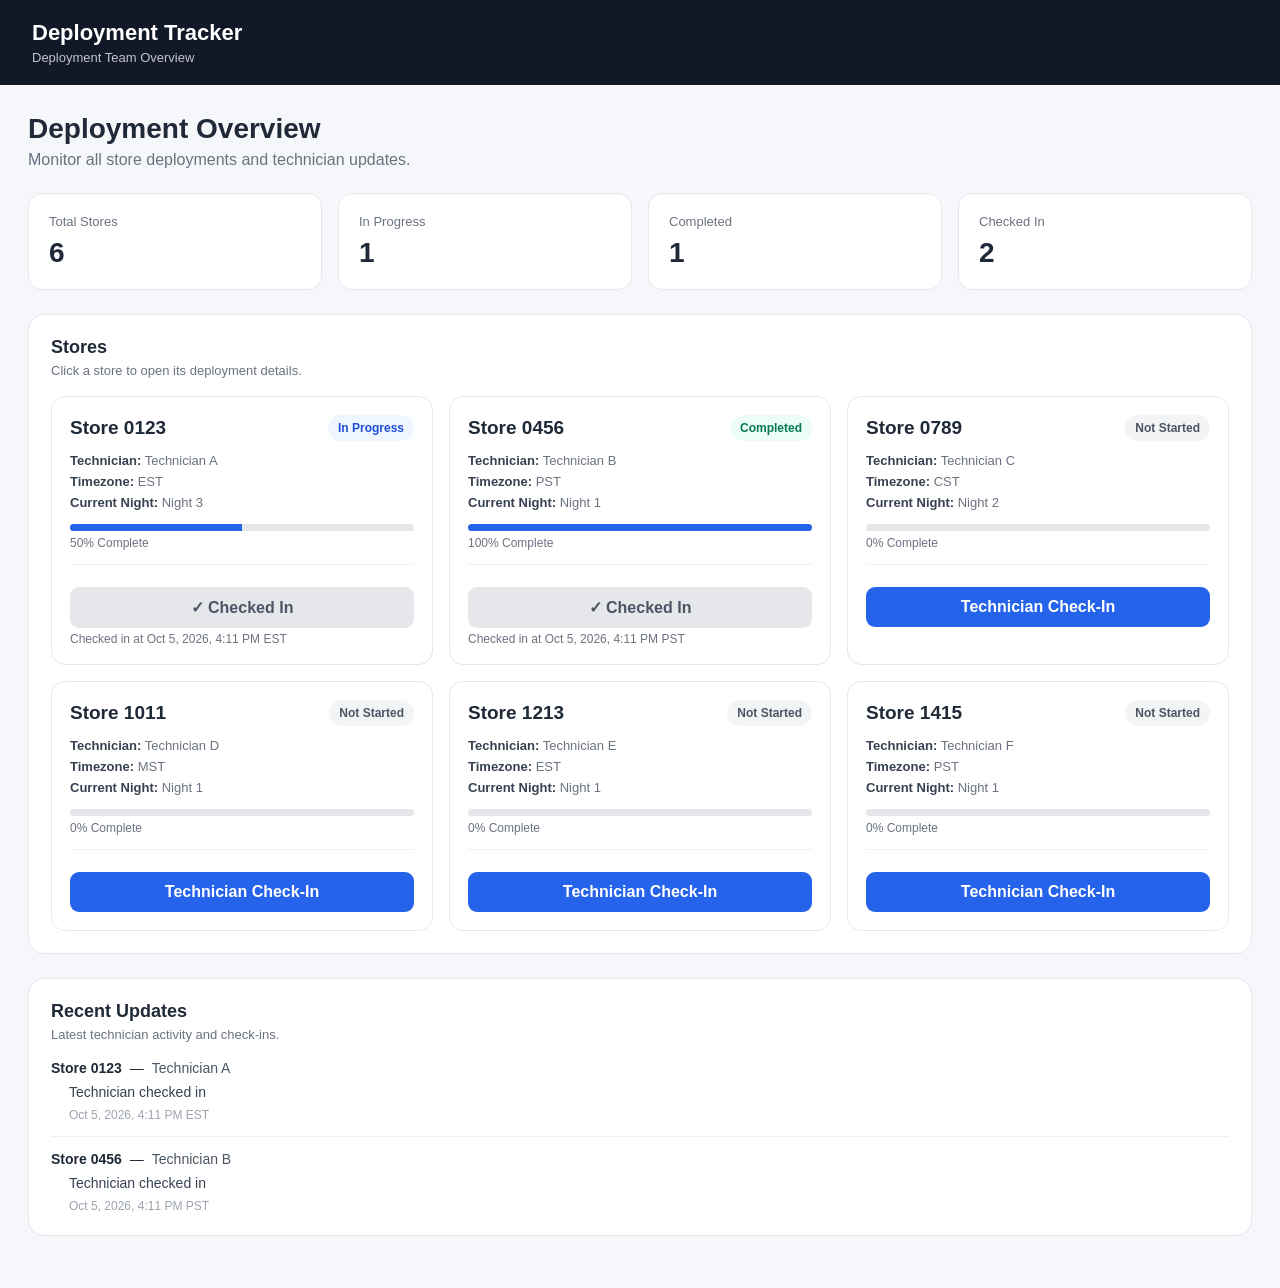
<file: index.html>
<!DOCTYPE html>
<html lang="en">
<head>
    <meta charset="UTF-8">
    <meta name="viewport" content="width=device-width, initial-scale=1.0">
    <title>Deployment Tracker</title>
    <link rel="stylesheet" href="style.css">
</head>

<body>

<header class="topbar">
    <div>
        <h1>Deployment Tracker</h1>
        <p>Deployment Team Overview</p>
    </div>
</header>

<main class="container">

    <!-- =========================
         OVERVIEW
    ========================== -->

    <section id="overviewPage">

        <div class="page-header">
            <div>
                <h2>Deployment Overview</h2>
                <p>Monitor all store deployments and technician updates.</p>
            </div>
        </div>

        <div class="summary-grid">

            <div class="summary-card">
                <span>Total Stores</span>
                <strong id="totalStores">12</strong>
            </div>

            <div class="summary-card">
                <span>In Progress</span>
                <strong id="inProgressStores">0</strong>
            </div>

            <div class="summary-card">
                <span>Completed</span>
                <strong id="completedStores">0</strong>
            </div>

            <div class="summary-card">
                <span>Checked In</span>
                <strong id="checkedInStores">0</strong>
            </div>

        </div>


        <!-- STORES -->

        <section class="panel">

            <div class="panel-header">
                <div>
                    <h3>Stores</h3>
                    <p>Click a store to open its deployment details.</p>
                </div>
            </div>

            <div id="storeGrid" class="store-grid"></div>

        </section>


        <!-- RECENT UPDATES -->

        <section class="panel">

            <div class="panel-header">
                <div>
                    <h3>Recent Updates</h3>
                    <p>Latest technician activity and check-ins.</p>
                </div>
            </div>

            <div id="recentUpdates" class="updates-list"></div>

        </section>

    </section>


    <!-- =========================
         STORE DETAIL
    ========================== -->

    <section id="storeDetailPage" class="hidden">

        <button
            class="back-button"
            onclick="backToOverview()"
        >
            ← Back to Overview
        </button>


        <!-- STORE HEADER -->

        <div class="store-detail-header">

            <div>

                <p class="eyebrow">
                    Store Deployment
                </p>

                <h2>
                    Store
                    <span id="detailStoreNumber"></span>
                </h2>

                <p id="detailStoreStatus"></p>

            </div>

            <div class="header-actions">

                <button
                    class="secondary-button"
                    onclick="editStoreInfo()"
                >
                    Edit Store / Technician
                </button>

            </div>

        </div>


        <!-- STORE INFORMATION -->

        <section class="panel">

            <div class="panel-header">
                <div>
                    <h3>Store Information</h3>
                </div>
            </div>

            <div class="info-grid">

                <div class="info-item">
                    <span>Store Number</span>
                    <strong id="detailStoreNumberInfo"></strong>
                </div>

                <div class="info-item">
                    <span>Technician</span>
                    <strong id="detailTechnician"></strong>
                </div>

                <div class="info-item">
                    <span>Current Night</span>
                    <strong id="detailCurrentNight"></strong>
                </div>

                <div class="info-item">
                    <span>Store Timezone</span>
                    <strong id="detailTimezone"></strong>
                </div>

                <div class="info-item">
                    <span>Check-In</span>
                    <strong id="detailCheckIn"></strong>
                </div>

            </div>

        </section>


        <!-- NIGHT ASSIGNMENT -->

        <section class="panel">

            <div class="panel-header">

                <div>
                    <h3>Scope Assignment</h3>

                    <p>
                        Set which deployment night is currently assigned
                        to the technician.
                    </p>
                </div>

            </div>

            <div class="form-grid">

                <div class="form-group">

                    <label for="assignedNight">
                        Current Assigned Night
                    </label>

                    <select id="assignedNight">

                        <option value="1">Night 1</option>
                        <option value="2">Night 2</option>
                        <option value="3">Night 3</option>
                        <option value="4">Night 4</option>
                        <option value="5">Night 5</option>

                    </select>

                </div>

                <div class="form-group button-group">

                    <button onclick="saveNightAssignment()">
                        Save Assignment
                    </button>

                </div>

            </div>

            <div
                id="assignmentMessage"
                class="success-message"
            ></div>

        </section>


        <!-- ADD DEPLOYMENT SCOPE -->

        <section class="panel">

            <div class="panel-header">

                <div>

                    <h3>Add Deployment Scope</h3>

                    <p>
                        New scopes are automatically set to
                        <strong>Not Started</strong>.
                        The technician will update the progress.
                    </p>

                </div>

            </div>

            <div class="form-grid scope-add-grid">

                <div class="form-group">

                    <label for="scopeNight">
                        Deployment Night
                    </label>

                    <select id="scopeNight">

                        <option value="1">Night 1</option>
                        <option value="2">Night 2</option>
                        <option value="3">Night 3</option>
                        <option value="4">Night 4</option>
                        <option value="5">Night 5</option>

                    </select>

                </div>

                <div class="form-group">

                    <label for="scopeDescription">
                        Deployment Scope
                    </label>

                    <input
                        id="scopeDescription"
                        type="text"
                        placeholder="Enter deployment scope"
                    >

                </div>

                <div class="form-group button-group">

                    <button onclick="addScope()">
                        + Add Scope
                    </button>

                </div>

            </div>

        </section>


        <!-- MANAGE SCOPE -->

        <section class="panel">

            <div class="panel-header">

                <div>

                    <h3>Manage Scope</h3>

                    <p>
                        Deployment Team can mark a scope as Pending,
                        Cancelled, or move a Pending scope to another night.
                    </p>

                </div>

            </div>

            <div class="form-grid scope-management-grid">

                <div class="form-group">

                    <label for="manageScope">
                        Scope
                    </label>

                    <select
                        id="manageScope"
                        onchange="handleScopeActionChange()"
                    >
                    </select>

                </div>


                <div class="form-group">

                    <label for="scopeAction">
                        Action
                    </label>

                    <select
                        id="scopeAction"
                        onchange="handleScopeActionChange()"
                    >

                        <option value="">
                            Select action
                        </option>

                        <option value="pending">
                            Mark as Pending
                        </option>

                        <option value="cancel">
                            Cancel Scope
                        </option>

                        <option value="move">
                            Move to Another Night
                        </option>

                    </select>

                </div>


                <div
                    id="scopeReasonGroup"
                    class="form-group hidden"
                >

                    <label for="scopeReason">
                        Reason / Notes
                    </label>

                    <input
                        id="scopeReason"
                        type="text"
                        placeholder="Enter reason or notes"
                    >

                </div>


                <div
                    id="moveNightGroup"
                    class="form-group hidden"
                >

                    <label for="moveToNight">
                        Move To
                    </label>

                    <select id="moveToNight">

                        <option value="1">Night 1</option>
                        <option value="2">Night 2</option>
                        <option value="3">Night 3</option>
                        <option value="4">Night 4</option>
                        <option value="5">Night 5</option>

                    </select>

                </div>


                <div class="form-group button-group">

                    <button onclick="applyScopeManagement()">
                        Apply Change
                    </button>

                </div>

            </div>

            <div
                id="scopeManagementMessage"
                class="success-message"
            ></div>

        </section>


        <!-- DEPLOYMENT SCOPE -->

        <section class="panel">

            <div class="panel-header">

                <div>

                    <h3>Deployment Scope</h3>

                    <p>
                        Fixture Handover is tracked separately from deployment scopes.
                        Long-press a scope item to reveal actions.
                    </p>

                </div>

            </div>

            <div id="nightSections"></div>

        </section>

    </section>

</main>

<script src="script.js"></script>

</body>
</html>
</file>
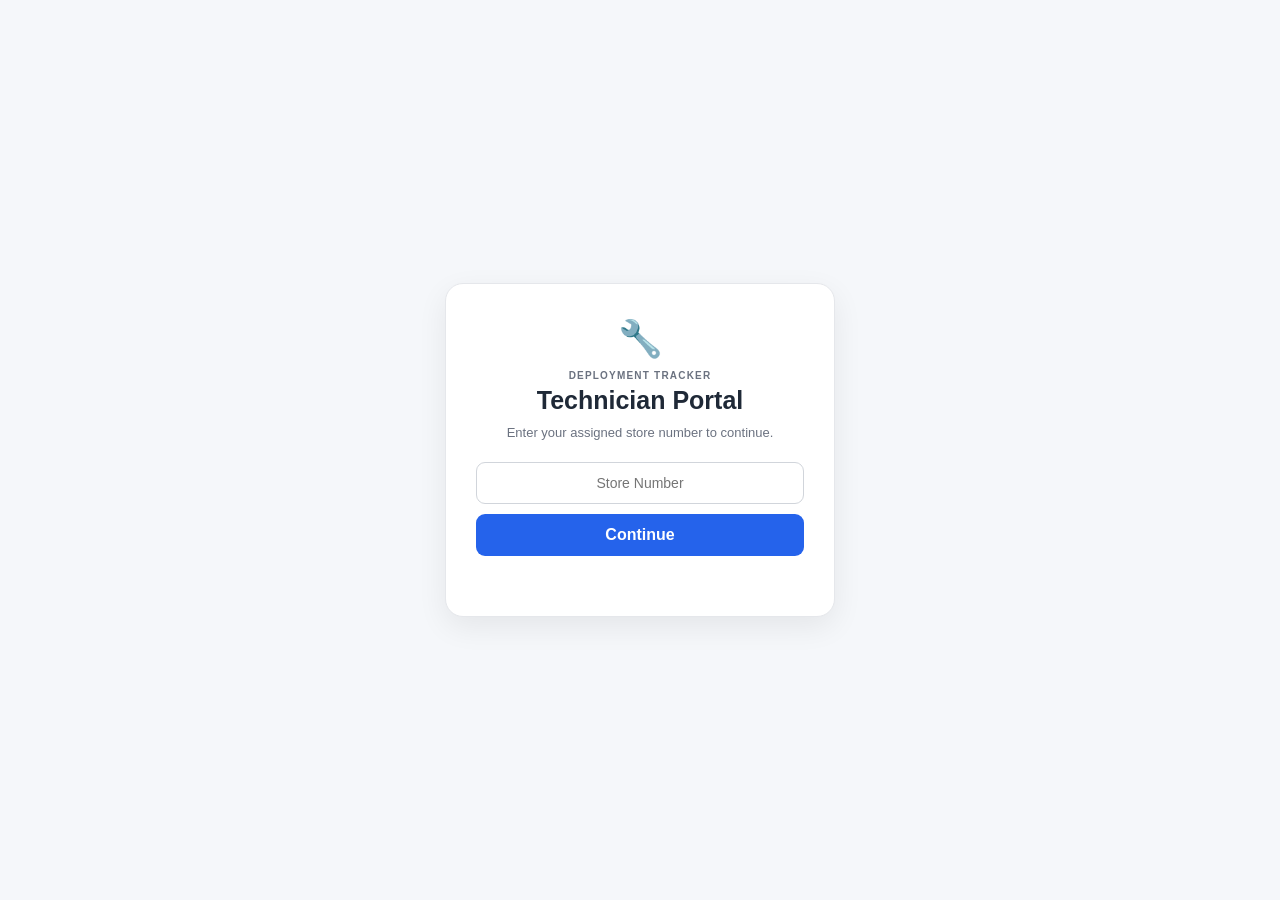
<file: tech.html>
<!DOCTYPE html>
<html lang="en">
<head>
    <meta charset="UTF-8">
    <meta name="viewport" content="width=device-width, initial-scale=1.0">

    <title>Technician Portal | Deployment Tracker</title>

    <link rel="stylesheet" href="tech-style.css">
</head>

<body>

    <!-- =========================
         TECHNICIAN LOGIN
         ========================= -->
    <div id="loginPage" class="login-page">

        <div class="login-card">

            <div class="login-icon">🔧</div>

            <div class="login-label">
                DEPLOYMENT TRACKER
            </div>

            <h1>Technician Portal</h1>

            <p>
                Enter your assigned store number to continue.
            </p>

            <input
                type="text"
                id="storeLoginInput"
                placeholder="Store Number"
                maxlength="4"
                inputmode="numeric"
            >

            <button onclick="loginTechnician()">
                Continue
            </button>

            <p id="loginError" class="login-error"></p>

        </div>

    </div>


    <!-- =========================
         TECHNICIAN DASHBOARD
         ========================= -->
    <div id="dashboardPage" class="dashboard-page hidden">

        <!-- HEADER -->
        <header class="tech-header">

            <div>
                <div class="portal-label">
                    TECHNICIAN PORTAL
                </div>

                <h1>
                    Store <span id="storeNumber"></span>
                </h1>

                <p id="technicianName"></p>
            </div>

            <button
                class="logout-btn"
                onclick="logoutTechnician()"
            >
                Logout
            </button>

        </header>


        <main class="tech-container">

            <!-- =========================
                 STORE INFORMATION
                 ========================= -->
            <section class="store-status-card">

                <div class="status-item">
                    <span>Current Night</span>
                    <strong id="currentNight"></strong>
                </div>

                <div class="status-item">
                    <span>Timezone</span>
                    <strong id="storeTimezone"></strong>
                </div>

            </section>


            <!-- =========================
                 EQUIPMENT CHECKLIST
                 ========================= -->
            <section class="equipment-section">

                <div class="section-header compact-header">

                    <div>
                        <h2>📦 Equipment Checklist</h2>

                        <p>
                            Verify the equipment received at the store.
                        </p>
                    </div>

                    <div
                        id="equipmentProgress"
                        class="equipment-progress"
                    >
                        0 of 0 complete
                    </div>

                </div>


                <div class="equipment-table-wrapper">

                    <table class="equipment-table">

                        <thead>
                            <tr>
                                <th>Equipment</th>
                                <th>Qty</th>
                                <th>Tracking ID</th>
                                <th>Status</th>
                            </tr>
                        </thead>

                        <tbody id="equipmentList">
                        </tbody>

                    </table>

                </div>

            </section>


            <!-- =========================
                 CURRENT NIGHT SCOPE
                 ========================= -->
            <section class="scope-section">

                <div class="section-header">

                    <div>
                        <h2>
                            🌙 Current Night Scope —
                            <span id="scopeNight"></span>
                        </h2>

                        <p>
                            Update the progress of your assigned tasks.
                        </p>
                    </div>

                </div>

                <div
                    id="scopeList"
                    class="scope-list"
                >
                </div>

            </section>


            <!-- =========================
                 FIXTURE HANDOVER
                 ========================= -->
            <section class="fixture-section">

                <div class="section-header">

                    <div>
                        <h2>📦 Fixture Handover</h2>

                        <p>
                            Enter the handover time and confirm once completed.
                        </p>
                    </div>

                </div>


                <div class="fixture-card">

                    <div class="fixture-input-row">

                        <div class="fixture-time-input">

                            <label for="fixtureHandoverTime">
                                Handover Time
                            </label>

                            <input
                                type="time"
                                id="fixtureHandoverTime"
                            >

                        </div>

                        <button
                            id="fixtureButton"
                            class="fixture-btn"
                            onclick="confirmFixtureHandover()"
                        >
                            Confirm Fixture Handover
                        </button>

                    </div>


                    <div
                        id="fixtureConfirmation"
                        class="fixture-confirmation"
                    ></div>

                </div>

            </section>

        </main>

    </div>


    <script src="tech-script.js"></script>

</body>
</html>
</file>
<file: style.css>
* {
    box-sizing: border-box;
}

body {
    margin: 0;
    font-family: -apple-system, BlinkMacSystemFont, "Segoe UI", Arial, sans-serif;
    background: #f5f7fb;
    color: #1f2937;
}

button,
input,
select {
    font: inherit;
}

button {
    cursor: pointer;
}

.hidden {
    display: none !important;
}


/* =========================
   TOP BAR
========================= */

.topbar {
    background: #111827;
    color: white;
    padding: 20px 32px;
}

.topbar h1 {
    margin: 0;
    font-size: 22px;
}

.topbar p {
    margin: 4px 0 0;
    opacity: 0.75;
    font-size: 13px;
}


/* =========================
   CONTAINER
========================= */

.container {
    max-width: 1400px;
    margin: auto;
    padding: 28px;
}


/* =========================
   PAGE HEADER
========================= */

.page-header {
    margin-bottom: 24px;
}

.page-header h2,
.store-detail-header h2 {
    margin: 0;
    font-size: 28px;
}

.page-header p {
    margin: 6px 0 0;
    color: #6b7280;
}


/* =========================
   SUMMARY
========================= */

.summary-grid {
    display: grid;
    grid-template-columns: repeat(4, 1fr);
    gap: 16px;
    margin-bottom: 24px;
}

.summary-card {
    background: white;
    border: 1px solid #e5e7eb;
    border-radius: 14px;
    padding: 20px;
}

.summary-card span {
    display: block;
    color: #6b7280;
    font-size: 13px;
    margin-bottom: 8px;
}

.summary-card strong {
    font-size: 28px;
}


/* =========================
   PANEL
========================= */

.panel {
    background: white;
    border: 1px solid #e5e7eb;
    border-radius: 16px;
    padding: 22px;
    margin-bottom: 24px;
}

.panel-header {
    display: flex;
    justify-content: space-between;
    align-items: flex-start;
    margin-bottom: 18px;
}

.panel-header h3 {
    margin: 0;
    font-size: 18px;
}

.panel-header p {
    margin: 5px 0 0;
    color: #6b7280;
    font-size: 13px;
}


/* =========================
   FORMS
========================= */

.form-grid {
    display: grid;
    grid-template-columns: repeat(4, 1fr);
    gap: 14px;
    align-items: end;
}

.scope-add-grid {
    grid-template-columns: 1fr 2fr auto;
}

.scope-management-grid {
    grid-template-columns: 1.5fr 1fr 2fr 1fr auto;
}

.form-group {
    display: flex;
    flex-direction: column;
    gap: 7px;
    min-width: 0;
}

.form-group label {
    font-size: 13px;
    font-weight: 600;
}

.form-group input,
.form-group select {
    width: 100%;
    min-width: 0;
    border: 1px solid #d1d5db;
    border-radius: 9px;
    padding: 11px 12px;
    background: white;
    outline: none;
}

.form-group input:focus,
.form-group select:focus {
    border-color: #2563eb;
}

.button-group {
    justify-content: flex-end;
}

button {
    border: 0;
    border-radius: 9px;
    padding: 11px 16px;
    background: #2563eb;
    color: white;
    font-weight: 600;
}

button:hover {
    opacity: 0.9;
}

.secondary-button {
    background: #eef2ff;
    color: #3730a3;
}

.back-button {
    background: transparent;
    color: #2563eb;
    padding: 0;
    margin-bottom: 20px;
}


/* =========================
   STORE CARDS
========================= */

.store-grid {
    display: grid;
    grid-template-columns: repeat(3, 1fr);
    gap: 16px;
}

.store-card {
    border: 1px solid #e5e7eb;
    border-radius: 14px;
    padding: 18px;
    background: white;
    transition: 0.15s ease;
    cursor: pointer;
}

.store-card:hover {
    transform: translateY(-2px);
    border-color: #93c5fd;
    box-shadow: 0 5px 15px rgba(0, 0, 0, 0.05);
}

.store-card h3 {
    margin: 0;
    font-size: 19px;
}

.store-status-row {
    display: flex;
    justify-content: space-between;
    align-items: center;
    gap: 10px;
    margin-bottom: 12px;
}

.store-status {
    display: inline-block;
    font-size: 12px;
    font-weight: 700;
    padding: 6px 10px;
    border-radius: 999px;
    background: #f3f4f6;
    color: #4b5563;
}

.store-status.not-started {
    background: #f3f4f6;
    color: #4b5563;
}

.store-status.in-progress {
    background: #eff6ff;
    color: #1d4ed8;
}

.store-status.completed {
    background: #ecfdf5;
    color: #047857;
}

.store-status.cancelled {
    background: #fef2f2;
    color: #b91c1c;
}

.store-info-line {
    margin: 6px 0;
    font-size: 13px;
    color: #6b7280;
}

.store-info-line strong {
    color: #374151;
}


/* =========================
   CHECK-IN
========================= */

.store-checkin {
    margin-top: 14px;
    padding-top: 12px;
    border-top: 1px solid #edf0f4;
}

.checked-in {
    font-size: 13px;
    font-weight: 600;
    color: #047857;
}

.check-in-time {
    margin-top: 4px;
    font-size: 12px;
    color: #6b7280;
}

.store-checkin-button {
    width: 100%;
    margin-top: 10px;
    background: #2563eb;
}

.store-checkin-button.checked {
    background: #e5e7eb;
    color: #4b5563;
    cursor: default;
}


/* =========================
   PROGRESS
========================= */

.store-progress {
    margin-top: 14px;
}

.progress-bar {
    height: 7px;
    background: #e5e7eb;
    border-radius: 99px;
    overflow: hidden;
}

.progress-fill {
    height: 100%;
    background: #2563eb;
}

.progress-text {
    margin-top: 5px;
    font-size: 12px;
    color: #6b7280;
}


/* =========================
   RECENT UPDATES
========================= */

.updates-list {
    display: flex;
    flex-direction: column;
    gap: 14px;
}

.update-item {
    border-bottom: 1px solid #edf0f4;
    padding-bottom: 14px;
}

.update-item:last-child {
    border-bottom: 0;
    padding-bottom: 0;
}

.update-header {
    display: flex;
    align-items: center;
    gap: 8px;
    font-size: 14px;
}

.update-store {
    font-weight: 700;
}

.update-tech {
    color: #4b5563;
}

.update-message {
    margin-top: 6px;
    margin-left: 18px;
    font-size: 14px;
    color: #374151;
    line-height: 1.5;
}

.update-time {
    margin-top: 5px;
    margin-left: 18px;
    font-size: 12px;
    color: #9ca3af;
}


/* =========================
   STORE DETAIL
========================= */

.store-detail-header {
    display: flex;
    justify-content: space-between;
    align-items: center;
    margin-bottom: 24px;
}

.eyebrow {
    text-transform: uppercase;
    font-size: 11px;
    font-weight: 700;
    color: #6b7280;
    letter-spacing: 0.08em;
    margin: 0 0 6px;
}

.store-detail-header p {
    color: #6b7280;
}


/* =========================
   STORE INFORMATION
========================= */

.info-grid {
    display: grid;
    grid-template-columns: repeat(5, 1fr);
    gap: 16px;
}

.info-item {
    background: #f9fafb;
    border-radius: 10px;
    padding: 14px;
}

.info-item span {
    display: block;
    color: #6b7280;
    font-size: 12px;
    margin-bottom: 5px;
}

.info-item strong {
    font-size: 15px;
}


/* =========================
   NIGHTS
========================= */

.night-section {
    border: 1px solid #e5e7eb;
    border-radius: 13px;
    margin-bottom: 16px;
    overflow: hidden;
}

.night-header {
    background: #f9fafb;
    padding: 15px 18px;
    display: flex;
    justify-content: space-between;
    align-items: center;
}

.night-header h4 {
    margin: 0;
}

.night-header span {
    font-size: 12px;
    color: #6b7280;
}


/* =========================
   FIXTURE HANDOVER
========================= */

.fixture-handover {
    padding: 10px 18px 12px;
    background: #fafbfc;
    border-top: 1px solid #e5e7eb;
}

.fixture-handover-title {
    font-size: 12px;
    font-weight: 700;
    color: #475569;
    margin-bottom: 7px;
}

.fixture-handover-row {
    display: flex;
    align-items: end;
    gap: 8px;
}

.fixture-handover-input-group {
    display: flex;
    flex-direction: column;
    gap: 4px;
    flex: 1;
    max-width: 220px;
}

.fixture-handover-input-group label {
    font-size: 10px;
    color: #94a3b8;
    font-weight: 600;
}

.fixture-handover input[type="time"] {
    width: 100%;
    border: 1px solid #d1d5db;
    border-radius: 7px;
    padding: 7px 9px;
    background: white;
    outline: none;
    font-size: 12px;
}

.fixture-handover input[type="time"]:focus {
    border-color: #2563eb;
}

.fixture-handover-save {
    padding: 7px 10px;
    font-size: 11px;
    border-radius: 7px;
}

.fixture-handover-display {
    display: flex;
    align-items: center;
    gap: 8px;
    flex-wrap: wrap;
    margin-top: 7px;
    font-size: 12px;
    color: #047857;
    font-weight: 600;
}

.fixture-handover-edit {
    background: #eef2ff;
    color: #3730a3;
    padding: 5px 9px;
    font-size: 11px;
    border-radius: 6px;
}

.fixture-handover-updated {
    width: 100%;
    margin-top: 3px;
    font-size: 10px;
    color: #94a3b8;
    font-weight: 400;
}


/* =========================
   SCOPE LIST
========================= */

.scope-list {
    padding: 10px 14px;
}

.scope-item {
    position: relative;
    padding: 14px;
    border-bottom: 1px solid #f0f0f0;
    user-select: none;
    -webkit-user-select: none;
    transition: background 0.15s ease;
}

.scope-item:last-child {
    border-bottom: 0;
}

.scope-item.long-press-active {
    background: #fef2f2;
}

.scope-main {
    display: flex;
    justify-content: space-between;
    align-items: center;
    gap: 15px;
}

.scope-description {
    font-weight: 600;
}

.scope-status {
    font-size: 12px;
    padding: 5px 9px;
    border-radius: 99px;
    background: #f3f4f6;
    white-space: nowrap;
}

.scope-status.not-started {
    background: #f3f4f6;
    color: #4b5563;
}

.scope-status.in-progress {
    background: #eff6ff;
    color: #1d4ed8;
}

.scope-status.completed {
    background: #ecfdf5;
    color: #047857;
}

.scope-status.pending {
    background: #fff7ed;
    color: #c2410c;
}

.scope-status.cancelled {
    background: #fef2f2;
    color: #b91c1c;
}

.scope-status.moved {
    background: #f5f3ff;
    color: #6d28d9;
}


/* =========================
   SCOPE REASON / NOTES
========================= */

.scope-reason {
    margin-top: 9px;
    padding: 9px 11px;
    background: #f8fafc;
    border-radius: 8px;
    font-size: 13px;
    color: #64748b;
    line-height: 1.45;
}

.scope-reason strong {
    color: #334155;
}

.scope-reason-time {
    margin-top: 4px;
    font-size: 11px;
    color: #94a3b8;
}


/* =========================
   SCOPE ACTIONS
========================= */

.scope-actions {
    display: none;
    align-items: center;
    gap: 8px;
    margin-top: 10px;
}

.scope-item.long-press-active .scope-actions {
    display: flex;
}

.scope-action-button {
    font-size: 12px;
    padding: 7px 11px;
    border-radius: 7px;
    color: white;
}

.scope-edit {
    background: #2563eb;
}

.scope-edit-reason {
    background: #7c3aed;
}

.scope-delete {
    background: #dc2626;
}


/* =========================
   EMPTY / MESSAGE
========================= */

.empty-scope {
    padding: 16px;
    color: #9ca3af;
    font-size: 13px;
    text-align: center;
}

.empty-updates {
    padding: 10px 0;
    color: #9ca3af;
    font-size: 13px;
}

.success-message {
    margin-top: 12px;
    color: #047857;
    font-size: 13px;
    font-weight: 600;
}


/* =========================
   RESPONSIVE
========================= */

@media (max-width: 1200px) {

    .info-grid {
        grid-template-columns: repeat(3, 1fr);
    }

}


@media (max-width: 1100px) {

    .scope-management-grid {
        grid-template-columns: repeat(2, 1fr);
    }

}


@media (max-width: 900px) {

    .summary-grid {
        grid-template-columns: repeat(2, 1fr);
    }

    .store-grid {
        grid-template-columns: repeat(2, 1fr);
    }

    .form-grid {
        grid-template-columns: repeat(2, 1fr);
    }

    .scope-add-grid {
        grid-template-columns: 1fr 1fr;
    }

    .scope-management-grid {
        grid-template-columns: repeat(2, 1fr);
    }

    .info-grid {
        grid-template-columns: repeat(2, 1fr);
    }

}


@media (max-width: 600px) {

    .topbar {
        padding: 17px 18px;
    }

    .container {
        padding: 18px;
    }

    .page-header h2,
    .store-detail-header h2 {
        font-size: 23px;
    }

    .summary-grid {
        grid-template-columns: 1fr 1fr;
        gap: 10px;
    }

    .summary-card {
        padding: 15px;
    }

    .summary-card strong {
        font-size: 23px;
    }

    .store-grid {
        grid-template-columns: 1fr;
    }

    .form-grid,
    .scope-add-grid,
    .scope-management-grid {
        grid-template-columns: 1fr;
    }

    .form-group {
        width: 100%;
    }

    .form-group input,
    .form-group select {
        width: 100%;
    }

    .button-group {
        width: 100%;
    }

    .button-group button {
        width: 100%;
    }

    .info-grid {
        grid-template-columns: 1fr;
    }

    .store-detail-header {
        flex-direction: column;
        align-items: flex-start;
        gap: 15px;
    }

    .scope-main {
        align-items: flex-start;
        flex-direction: column;
        gap: 8px;
    }

    .scope-status {
        align-self: flex-start;
    }

    .panel {
        padding: 17px;
    }

    .update-message,
    .update-time {
        margin-left: 12px;
    }

    .scope-reason {
        margin-top: 8px;
        padding: 8px 10px;
        background: #f8fafc;
        border-radius: 8px;
        font-size: 13px;
        color: #64748b;
    }

    .scope-reason strong {
        color: #334155;
    }

    .scope-reason-time {
        font-size: 11px;
    }

    .scope-actions {
        width: 100%;
    }

    .scope-action-button {
        flex: 1;
        min-width: 0;
    }

    .fixture-handover-row {
        flex-direction: column;
        align-items: stretch;
    }

    .fixture-handover-input-group {
        max-width: none;
    }

    .fixture-handover-save {
        width: 100%;
    }

}
</file>
<file: tech-style.css>
/* =========================================================
TECHNICIAN PORTAL
========================================================= */

* {
    box-sizing: border-box;
    }

body {
margin: 0;
font-family: -apple-system, BlinkMacSystemFont, “Segoe UI”,
Roboto, Helvetica, Arial, sans-serif;
background: #f5f7fa;
color: #1f2937;
}

button,
input,
select {
font: inherit;
}

.hidden {
display: none !important;
}

/* LOGIN */

.login-page {
min-height: 100vh;
display: flex;
align-items: center;
justify-content: center;
padding: 20px;
}

.login-card {
width: 100%;
max-width: 390px;
background: #fff;
border: 1px solid #e5e7eb;
border-radius: 18px;
padding: 34px 30px;
text-align: center;
box-shadow: 0 10px 30px rgba(0, 0, 0, 0.07);
}

.login-icon {
font-size: 36px;
margin-bottom: 10px;
}

.login-label {
font-size: 10px;
font-weight: 700;
letter-spacing: 1.2px;
color: #6b7280;
margin-bottom: 5px;
}

.login-card h1 {
margin: 0 0 8px;
font-size: 25px;
}

.login-card > p {
margin: 0 0 20px;
color: #6b7280;
font-size: 13px;
line-height: 1.5;
}

.login-card input {
width: 100%;
padding: 12px 13px;
border: 1px solid #d1d5db;
border-radius: 9px;
outline: none;
margin-bottom: 10px;
font-size: 14px;
text-align: center;
}

.login-card input:focus {
border-color: #2563eb;
}

.login-card button {
width: 100%;
padding: 12px;
border: none;
border-radius: 9px;
background: #2563eb;
color: #fff;
font-weight: 600;
cursor: pointer;
}

.login-error {
color: #dc2626 !important;
font-size: 12px !important;
min-height: 16px;
margin: 10px 0 0 !important;
}

/* HEADER */

.tech-header {
background: #fff;
border-bottom: 1px solid #e5e7eb;
padding: 17px 28px;
display: flex;
justify-content: space-between;
align-items: center;
}

.portal-label {
font-size: 10px;
font-weight: 700;
letter-spacing: 1px;
color: #6b7280;
margin-bottom: 3px;
}

.tech-header h1 {
margin: 0;
font-size: 23px;
}

.tech-header p {
margin: 3px 0 0;
color: #6b7280;
font-size: 13px;
}

.logout-btn {
border: 1px solid #d1d5db;
background: #fff;
padding: 7px 12px;
border-radius: 8px;
cursor: pointer;
font-size: 12px;
}

/* MAIN CONTAINER */

.tech-container {
width: min(1100px, calc(100% - 30px));
margin: 20px auto 40px;
}

/* STORE INFO */

.store-status-card {
background: #fff;
border: 1px solid #e5e7eb;
border-radius: 11px;
padding: 13px 17px;
display: flex;
gap: 50px;
margin-bottom: 16px;
}

.status-item {
display: flex;
flex-direction: column;
gap: 3px;
}

.status-item span {
font-size: 10px;
color: #6b7280;
text-transform: uppercase;
letter-spacing: 0.4px;
}

.status-item strong {
font-size: 14px;
}

/* SECTIONS */

.equipment-section,
.scope-section,
.fixture-section {
background: #fff;
border: 1px solid #e5e7eb;
border-radius: 11px;
margin-bottom: 16px;
overflow: hidden;
}

.section-header {
padding: 16px 19px;
border-bottom: 1px solid #e5e7eb;
display: flex;
justify-content: space-between;
align-items: center;
gap: 15px;
}

.section-header h2 {
margin: 0;
font-size: 16px;
}

.section-header p {
margin: 4px 0 0;
color: #6b7280;
font-size: 11px;
}

.compact-header {
padding: 12px 15px;
}

.compact-header h2 {
font-size: 14px;
}

.compact-header p {
font-size: 10px;
}

.equipment-progress {
white-space: nowrap;
font-size: 11px;
font-weight: 600;
color: #2563eb;
}

/* EQUIPMENT TABLE */

.equipment-table-wrapper {
width: 100%;
overflow-x: auto;
}

.equipment-table {
width: 100%;
border-collapse: collapse;
table-layout: fixed;
}

.equipment-table th {
background: #f9fafb;
color: #6b7280;
font-size: 9px;
font-weight: 700;
text-transform: uppercase;
letter-spacing: 0.4px;
text-align: left;
padding: 7px 11px;
border-bottom: 1px solid #e5e7eb;
}

.equipment-table td {
padding: 7px 11px;
border-bottom: 1px solid #f0f1f3;
vertical-align: middle;
font-size: 11px;
}

.equipment-table tr:last-child td {
border-bottom: none;
}

.equipment-table th:nth-child(1) {
width: 44%;
}

.equipment-table th:nth-child(2) {
width: 7%;
}

.equipment-table th:nth-child(3) {
width: 25%;
}

.equipment-table th:nth-child(4) {
width: 24%;
}

.equipment-name {
font-weight: 500;
line-height: 1.25;
}

.equipment-qty {
font-weight: 600;
}

.tracking-cell {
display: flex;
align-items: center;
gap: 5px;
}

.tracking-id {
font-size: 10px;
color: #4b5563;
white-space: nowrap;
}

.copy-tracking-btn {
border: 1px solid #d1d5db;
background: #fff;
border-radius: 4px;
padding: 2px 5px;
font-size: 9px;
cursor: pointer;
color: #4b5563;
}

/* EQUIPMENT STATUS */

.equipment-status-select {
width: 105px;
max-width: 100%;
padding: 4px 6px;
border: 1px solid #d1d5db;
border-radius: 6px;
font-size: 10px;
font-weight: 600;
cursor: pointer;
transition: background 0.15s, color 0.15s;
}

.equipment-status-select.status-not-checked {
background: #f3f4f6;
color: #4b5563;
border-color: #d1d5db;
}

.equipment-status-select.status-complete {
background: #dcfce7;
color: #15803d;
border-color: #86efac;
}

.equipment-status-select.status-missing {
background: #fee2e2;
color: #b91c1c;
border-color: #fca5a5;
}

.equipment-status-select.status-incomplete {
background: #fef3c7;
color: #b45309;
border-color: #fcd34d;
}

/* EQUIPMENT NOTES */

.equipment-table tr.equipment-note-row td {
padding: 0 8px 6px !important;
background: #fff !important;
border-bottom: 1px solid #f0f1f3;
}

.equipment-note {
display: block;
margin: 0 !important;
padding: 7px 9px !important;
background: #f9fafb !important;
border-radius: 7px;
color: #4b5563;
font-size: 11px !important;
font-weight: 400;
line-height: 1.4 !important;
overflow-wrap: anywhere;
}

.equipment-note strong {
color: #4b5563;
font-size: 11px !important;
font-weight: 600;
}

.equipment-note-time {
display: block;
margin-top: 4px;
color: #9ca3af;
font-size: 9px !important;
line-height: 1.4;
}

.add-equipment-note,
.edit-equipment-note {
display: inline-block;
margin: 0 0 0 5px !important;
padding: 0 !important;
border: none;
background: transparent;
color: #2563eb;
font-size: 11px !important;
line-height: 1.4;
cursor: pointer;
}

/* NIGHT SCOPE */

.scope-list {
padding: 13px 15px;
}

.scope-card {
border: 1px solid #e5e7eb;
border-radius: 9px;
padding: 12px;
margin-bottom: 9px;
background: #fff;
}

.scope-card:last-child {
margin-bottom: 0;
}

.scope-title {
font-size: 13px;
font-weight: 600;
margin-bottom: 9px;
}

.scope-controls {
display: flex;
align-items: center;
gap: 7px;
flex-wrap: wrap;
}

/* SCOPE STATUS */

.scope-status-select {
width: 125px;
padding: 6px 8px;
border: 1px solid #d1d5db;
border-radius: 7px;
font-size: 11px;
background: #fff;
cursor: pointer;
font-weight: 600;
}

.scope-status-select.status-not-started {
background: #f3f4f6;
color: #4b5563;
border-color: #d1d5db;
}

.scope-status-select.status-in-progress {
background: #dbeafe;
color: #1d4ed8;
border-color: #93c5fd;
}

.scope-status-select.status-completed {
background: #dcfce7;
color: #15803d;
border-color: #86efac;
}

.scope-note-btn {
padding: 6px 9px;
border: 1px solid #d1d5db;
background: #fff;
border-radius: 7px;
font-size: 11px;
cursor: pointer;
}

.scope-note {
margin-top: 7px;
padding: 7px 9px;
background: #f9fafb;
border-radius: 7px;
color: #4b5563;
font-size: 11px;
overflow-wrap: anywhere;
}

.scope-note-time {
display: block;
margin-top: 4px;
color: #9ca3af;
font-size: 9px;
}

/* FIXTURE HANDOVER */

.fixture-card {
padding: 15px 19px;
}

.fixture-input-row {
display: flex;
align-items: flex-end;
gap: 12px;
}

.fixture-time-input {
display: flex;
flex-direction: column;
gap: 5px;
}

.fixture-time-input label {
font-size: 10px;
color: #6b7280;
text-transform: uppercase;
letter-spacing: 0.3px;
}

.fixture-time-input input {
width: 135px;
padding: 7px 9px;
border: 1px solid #d1d5db;
border-radius: 7px;
font-size: 12px;
background: #fff;
}

.fixture-btn {
padding: 8px 12px;
border: none;
border-radius: 7px;
background: #2563eb;
color: #fff;
font-size: 11px;
font-weight: 600;
cursor: pointer;
}

.fixture-btn.confirmed {
background: #16a34a;
cursor: default;
}

.fixture-confirmation {
margin-top: 9px;
font-size: 11px;
color: #15803d;
line-height: 1.5;
}

/* MOBILE */

@media (max-width: 700px) {
.tech-header {
padding: 14px 15px;
}

.tech-header h1 {
    font-size: 20px;
}
.tech-container {
    width: calc(100% - 20px);
    margin-top: 12px;
}
.store-status-card {
    gap: 30px;
    padding: 11px 13px;
}
.section-header {
    padding: 13px 14px;
}
.equipment-table {
    min-width: 650px;
}
.equipment-table td,
.equipment-table th {
    padding: 6px 8px;
}
.scope-list {
    padding: 10px;
}
.fixture-card {
    padding: 14px;
}
.fixture-input-row {
    align-items: stretch;
    flex-direction: column;
}
.fixture-time-input input {
    width: 100%;
}
.fixture-btn {
    width: 100%;
}

}
</file>
